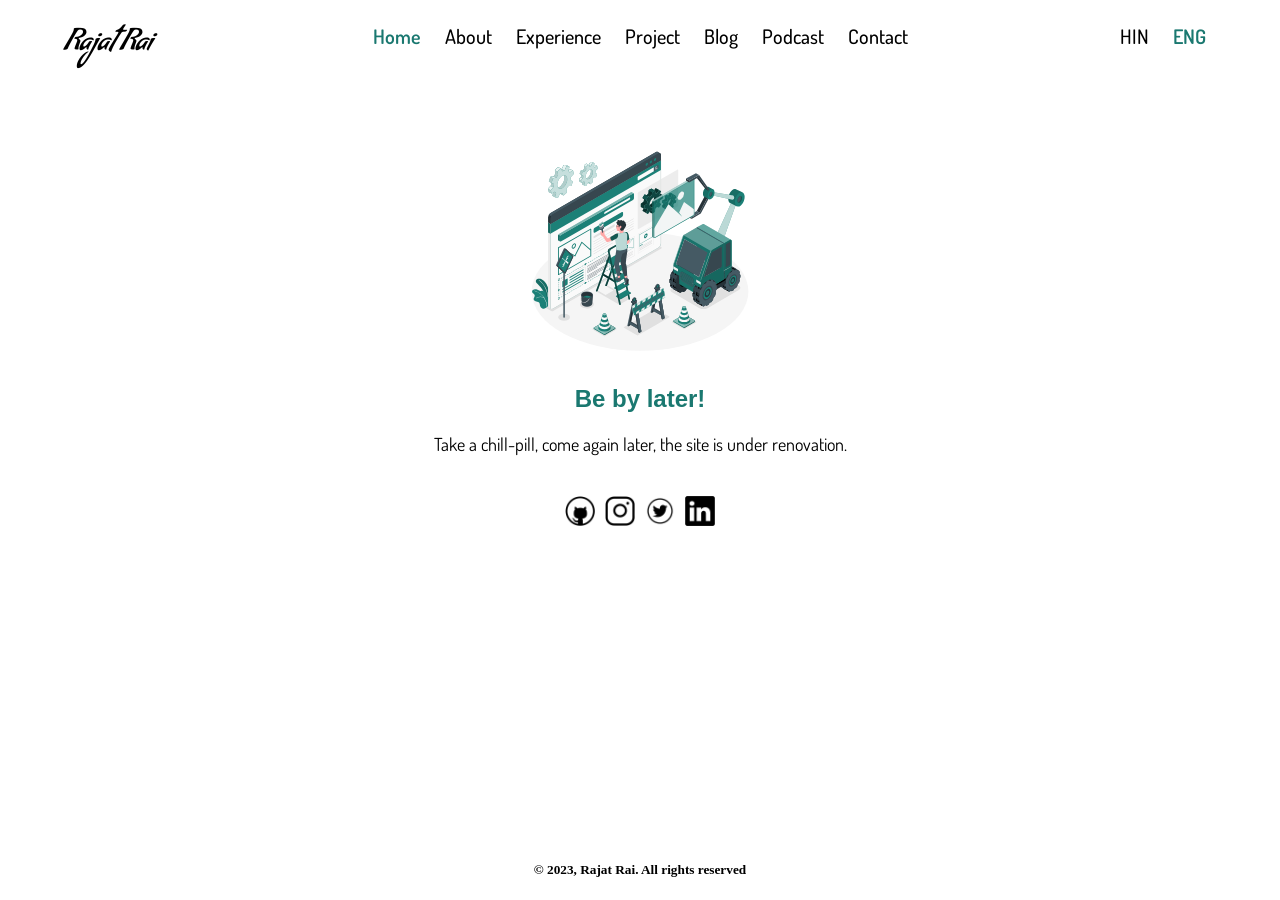
<file: index.html>
<!DOCTYPE html>
<html>
    <head>
        <meta charset="Utf8">
        <meta name="viewport" content="width=device-width, initial-scale=1.0">
        <link rel="icon" href="icons/favi.ico">
        <link rel="Stylesheet" href="index-style.css">
        <link rel="preconnect" href="https://fonts.gstatic.com">
        <link href="https://fonts.googleapis.com/css2?family=Condiment&display=swap" rel="stylesheet"> 
        <link href="https://fonts.googleapis.com/css2?family=Condiment&family=Dosis:wght@300;400&display=swap" rel="stylesheet"> 
        <link href="https://fonts.googleapis.com/css2?family=Roboto:wght@700&display=swap" rel="stylesheet"> 
   
        <title>
            Rajat Rai: Coming Soon &#x1f680;
        </title>
    </head>
    <body>
        <div class="main-contain">
            <div id="home" class="one">
                    <div class="header">
                        <div class="logo">
                            <a href="//">Rajat Rai</a>
                        </div>
                        <div class="head-lang">
                            <a href="//">Hin</a>
                            <a class="active" href="//">Eng</a>
                        </div>
                        <div class="head-mid">
                            <a class="active" href="#home">Home</a>
                            <a href="#about">About</a>
                            <a href="#experience">Experience</a>
                            <a href="#project">Project</a>
                            <a href="#blog">Blog</a>
                            <a href="#podcast">Podcast</a>
                            <a href="#contact">Contact</a>
                        </div>

                        <div class="menu">
                            <img src="icons/Menu-left-main.ico">
                            <div class="dropdown-content">
                                <a class="active" href="#home">Home</a>
                                <a href="//">Blog</a>
                                <a href="//">Podcast</a>
                                <a href="//">Contact</a>
                                <hr>
                                <a class="active" href="//">Eng</a>
                                <a href="//">Hin</a>
                                
                            </div>
                        </div>
                        
                    </div>
                    <br>
                    <br>
                    <div class="model-image">
                        <img src="images/Under construction.svg">
                    </div>
                    <div class="text">
                        <h2>Be by later!</h2>
                        <p>Take a chill-pill, come again later, the site is under renovation.</p>
                    </div>
                    <br>
                    <div class="sm-logo">
                        <a href="https://github.com/itsrajatrai" target="_blank"><img src="sm-logo/git.ico"></a>
                        <a href="https://www.instagram.com/its_rajatrai/" target="_blank"><img src="sm-logo/insta.ico"></a>
                        <a href="https://twitter.com/ItsRajatRai" target="_blank"><img src="sm-logo/twi.ico"></a>
                        <a href="https://www.linkedin.com/in/rajat-rai-2002/" target="_blank"><img src="sm-logo/link.ico"></a>
                    </div>
                    
                    <div class="xfooter">
                        <h5>&copy; 2023, Rajat Rai. All rights reserved</h5>
                    </div>
         </div>    

           
        </div>
          
    </body>
</html>
</file>
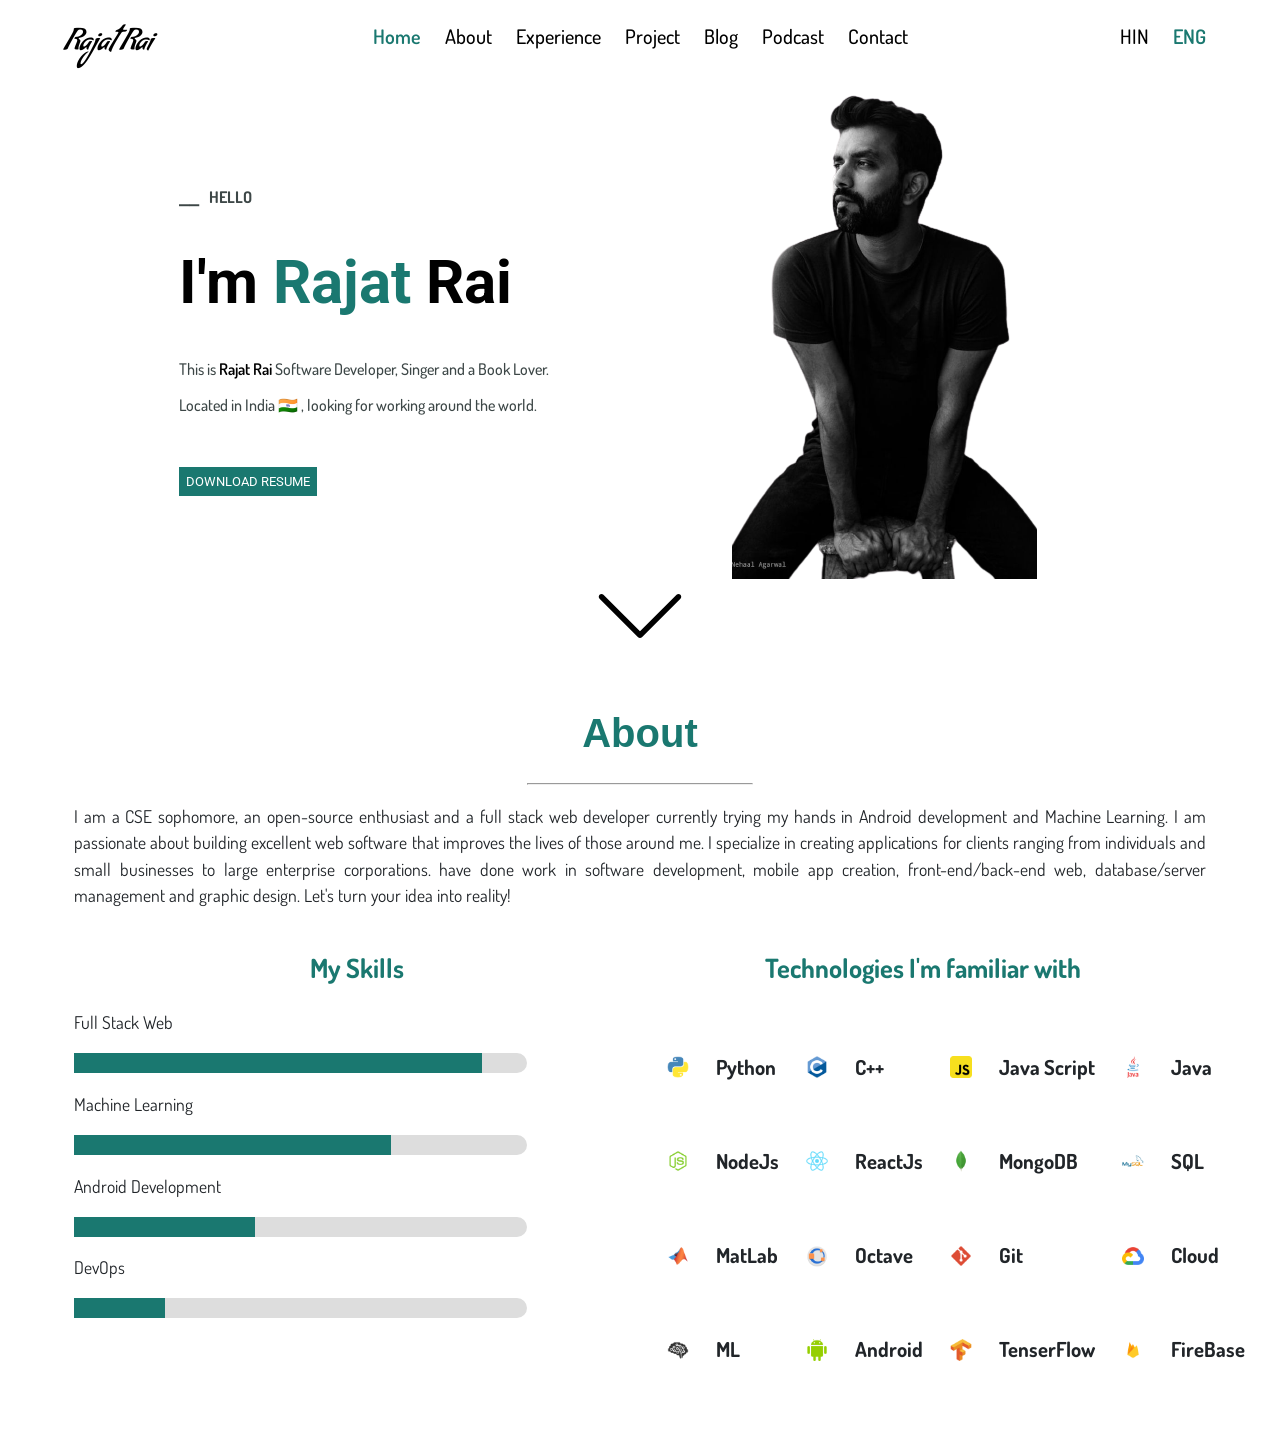
<file: Index.html>
<!DOCTYPE html>
<html>
    <head>
        <meta charset="Utf8">
        <meta name="viewport" content="width=device-width, initial-scale=1.0">
        <title>
            Rajat Rai
        </title>
        <link rel="Stylesheet" href="style.css">
        <link rel="preconnect" href="https://fonts.gstatic.com">
        <link href="https://fonts.googleapis.com/css2?family=Condiment&display=swap" rel="stylesheet"> 
        <link href="https://fonts.googleapis.com/css2?family=Condiment&family=Dosis:wght@300;400&display=swap" rel="stylesheet"> 
        <link href="https://fonts.googleapis.com/css2?family=Roboto:wght@700&display=swap" rel="stylesheet"> 
        <body>
            <div class="main-contain">
                    <div class="one">
                            <div class="header">
                                <div class="logo">
                                    <a href="//">Rajat Rai</a>
                                </div>
                                <div class="head-lang">
                                    <a href="//">Hin</a>
                                    <a class="active" href="//">Eng</a>
                                </div>
                                <div class="head-mid">
                                    <a class="active" href="//">Home</a>
                                    <a href="//">About</a>
                                    <a href="//">Experience</a>
                                    <a href="//">Project</a>
                                    <a href="//">Blog</a>
                                    <a href="//">Podcast</a>
                                    <a href="//">Contact</a>
                                </div>
                                
                            </div>
                            <div class="min-content">
                                <div class="min-intro">
                                    <div class="msg-1">
                                        <span>&#9135;&#9135;&emsp13;&emsp13;Hello</span>
                                    </div>
                                    <div class="msg-2">
                                        <h1>I'm <span style="color: #1a7870;">Rajat</span> Rai</h1>
                                    </div>
                                    <div class="msg-3">
                                        <p>This is <span style="color:black;font-weight: 600;">Rajat Rai </span> Software Developer, Singer and a Book Lover.</p>
                                        <p>Located in India 🇮🇳 , looking for working around the world.</p>
                                    </div>
                                    <br>
                                    <br>
                                    <div class="cv-button">
                                        <button>Download Resume</button>
                                    </div>
                                </div>
                                <div class="min-img">
                                    <img src="images/model-image.png">
                                </div>
                                <div class="min-down">
                                    <img class="vert-move" src="icons/down.svg">
                                </div>
                            </div>
                    </div>
                     <div class="two">
                        <div class="abt-title">
                            <h1>About</h1>
                            <hr class="abt-hr">
                            <div class=abt>
                                <p>I am a CSE sophomore, an open-source enthusiast and a full stack web developer currently trying my hands in Android development and Machine Learning. I am passionate about building excellent web software that improves the lives of those around me. I specialize in creating applications for clients ranging from individuals and small businesses to large enterprise corporations. have done work in software development, mobile app creation, front-end/back-end web, database/server management and graphic design. Let's turn your idea into reality!</p>
                            </div>
                        </div>
                        <div class="Skill-tech">
                            <div class="skill">
                                <h2>My Skills</h2>
                                <p>Full Stack Web</p>
                                <div class="container">
                                <div class="skills web"></div>
                                </div>

                                <p>Machine Learning</p>
                                <div class="container">
                                <div class="skills ml"></div>
                                </div>

                                <p>Android Development</p>
                                <div class="container">
                                <div class="skills ad"></div>
                                </div>

                                <p>DevOps</p>
                                <div class="container">
                                <div class="skills do"></div>
                                </div>
                            </div>
                            <div class="tech">
                                <h2>Technologies I'm familiar with</h2>
                                <table class="tech-table">
                                    <tr>
                                        <td><img src="Tech-logo/python.ico"></td>
                                        <td><h3>Python</h3></td>

                                        <td><img src="Tech-logo/cpp.ico"></td>
                                        <td><h3>C++</h3></td>

                                        <td><img src="Tech-logo/js.ico"></td>
                                        <td><h3>Java Script</h3></td>

                                        <td><img src="Tech-logo/java.ico"></td>
                                        <td><h3>Java</h3></td>
                                    </tr>
                                    
                                    <tr>
                                        <td><img src="Tech-logo/node.ico"></td>
                                        <td><h3>NodeJs</h3></td>

                                        <td><img src="Tech-logo/react.ico"></td>
                                        <td><h3>ReactJs</h3></td>

                                        <td><img src="Tech-logo/mongo.ico"></td>
                                        <td><h3>MongoDB</h3></td>

                                        <td><img src="Tech-logo/sql.ico"></td>
                                        <td><h3>SQL</h3></td>
                                    </tr>

                                    <tr>
                                        <td><img src="Tech-logo/mat.ico"></td>
                                        <td><h3>MatLab</h3></td>

                                        <td><img src="Tech-logo/oc.ico"></td>
                                        <td><h3>Octave</h3></td>

                                        <td><img src="Tech-logo/git.ico"></td>
                                        <td><h3>Git</h3></td>

                                        <td><img src="Tech-logo/cloud.ico"></td>
                                        <td><h3>Cloud</h3></td>
                                    </tr>

                                    <tr>
                                        <td><img src="Tech-logo/ml.ico"></td>
                                        <td><h3>ML</h3></td>

                                        <td><img src="Tech-logo/an.ico"></td>
                                        <td><h3>Android</h3></td>

                                        <td><img src="Tech-logo/tf.ico"></td>
                                        <td><h3>TenserFlow</h3></td>

                                        <td><img src="Tech-logo/fire.ico"></td>
                                        <td><h3>FireBase</h3></td>

                                    </tr>
                                    
                                    
                                </table>
                                
                            </div>
                        </div>
                    </div>
            </div>
            
        </body>
        


    </head>
</html>
</file>
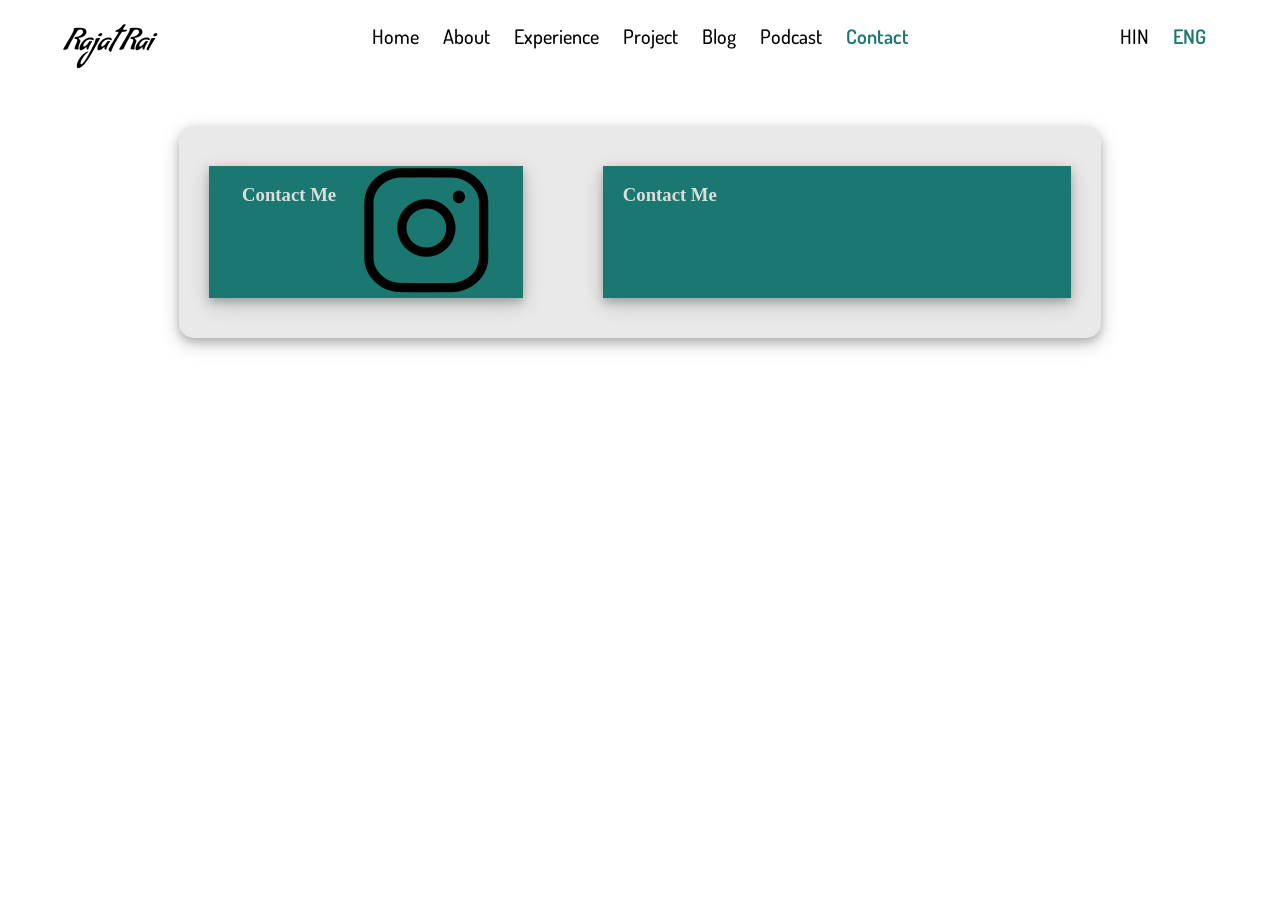
<file: contact.html>
<!DOCTYPE html>
<html>
    <head>
        <meta charset="Utf8">
        <meta name="viewport" content="width=device-width, initial-scale=1.0">
        <title>
            Rajat Rai
        </title>
        <link rel="Stylesheet" href="style.css">
        <link rel="preconnect" href="https://fonts.gstatic.com">
        <link href="https://fonts.googleapis.com/css2?family=Condiment&display=swap" rel="stylesheet"> 
        <link href="https://fonts.googleapis.com/css2?family=Condiment&family=Dosis:wght@300;400&display=swap" rel="stylesheet"> 
        <link href="https://fonts.googleapis.com/css2?family=Roboto:wght@700&display=swap" rel="stylesheet"> 
        <body>
            <div class="main-contain">
                    <div id="home" class="one">
                            <div class="header">
                                <div class="logo">
                                    <a href="//">Rajat Rai</a>
                                </div>
                                <div class="head-lang">
                                    <a href="//">Hin</a>
                                    <a class="active" href="//">Eng</a>
                                </div>
                                <div class="head-mid">
                                    <a href="#home">Home</a>
                                    <a href="#about">About</a>
                                    <a href="#experience">Experience</a>
                                    <a href="#project">Project</a>
                                    <a href="//">Blog</a>
                                    <a href="//">Podcast</a>
                                    <a class="active" href="//">Contact</a>
                                </div>
                                
                            </div>
                    </div>

                    <div class="cont">
                       <div class="cont-left">
                           <h3>Contact Me</h3>
                           <br>
                           <br>
                           <div class="media-items">
                               <img src="sm-logo/insta.ico">
                           </div>
                       </div>
                       <div class="cont-right">
                        <h3>Contact Me</h3>
                    </div>
                    </div>
                    

                   
            </div>
</file>
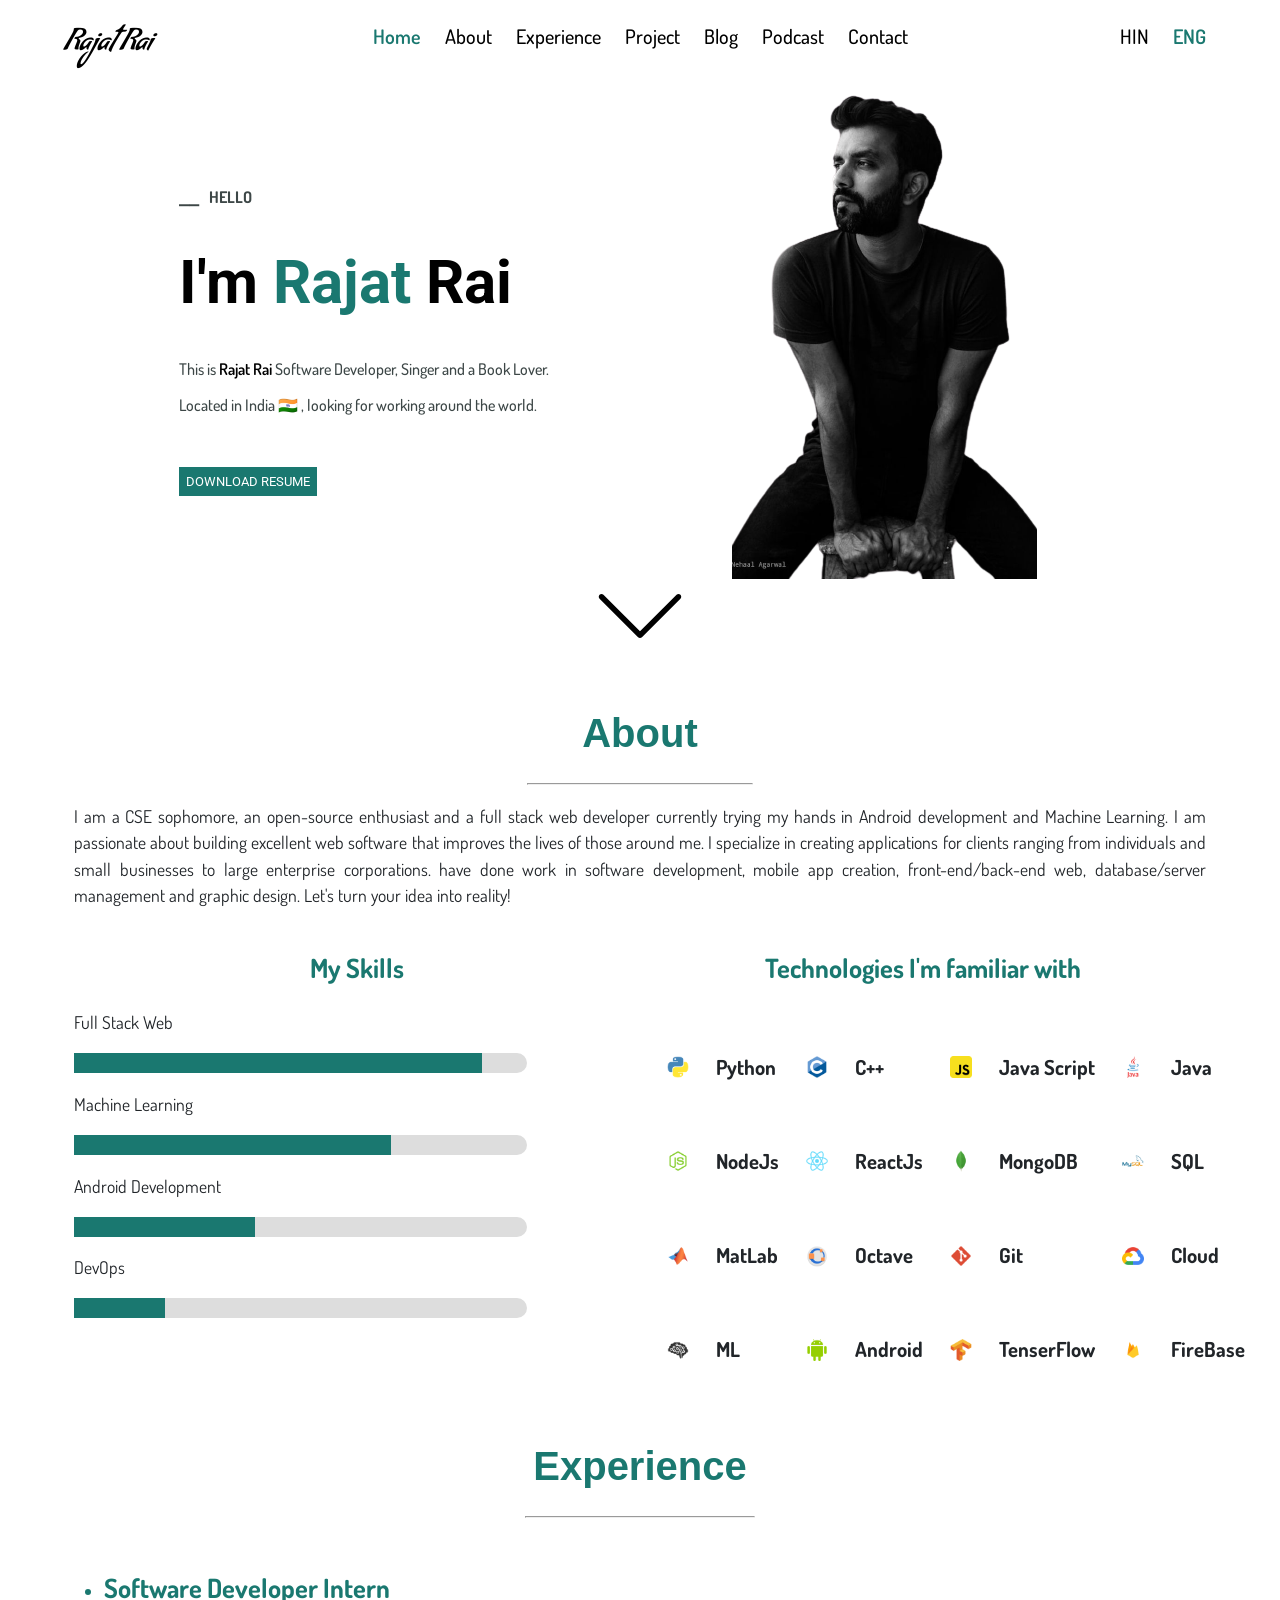
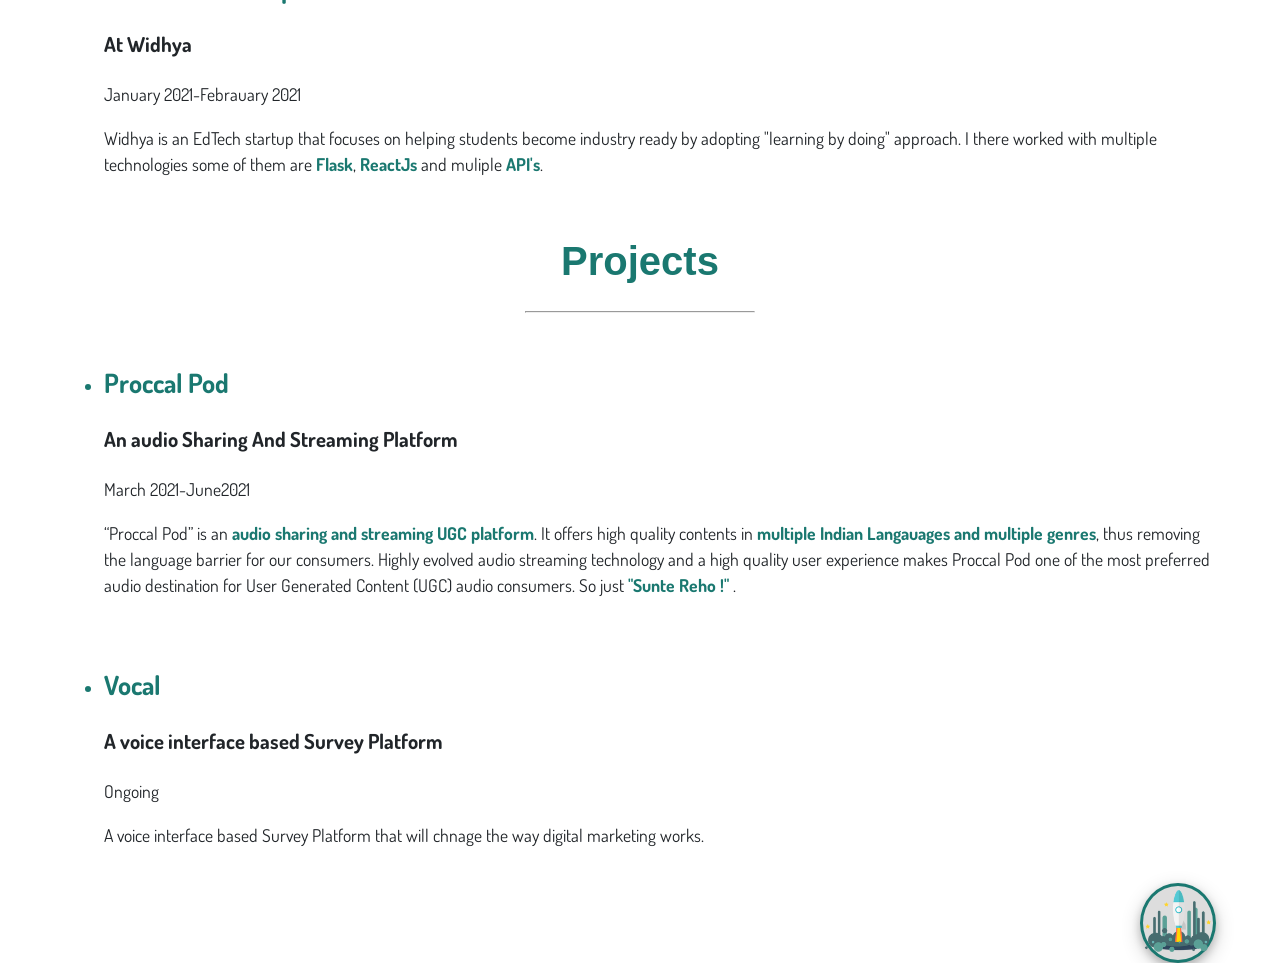
<file: main.html>
<!DOCTYPE html>
<html>
    <head>
        <meta charset="Utf8">
        <meta name="viewport" content="width=device-width, initial-scale=1.0">
        <title>
            Rajat Rai
        </title>
        <link rel="Stylesheet" href="style.css">
        <link rel="preconnect" href="https://fonts.gstatic.com">
        <link href="https://fonts.googleapis.com/css2?family=Condiment&display=swap" rel="stylesheet"> 
        <link href="https://fonts.googleapis.com/css2?family=Condiment&family=Dosis:wght@300;400&display=swap" rel="stylesheet"> 
        <link href="https://fonts.googleapis.com/css2?family=Roboto:wght@700&display=swap" rel="stylesheet"> 
        <body>
            <div class="main-contain">
                    <div id="home" class="one">
                            <div class="header">
                                <div class="logo">
                                    <a href="//">Rajat Rai</a>
                                </div>
                                <div class="head-lang">
                                    <a href="//">Hin</a>
                                    <a class="active" href="//">Eng</a>
                                </div>
                                <div class="head-mid">
                                    <a class="active" href="#home">Home</a>
                                    <a href="#about">About</a>
                                    <a href="#experience">Experience</a>
                                    <a href="#project">Project</a>
                                    <a href="//">Blog</a>
                                    <a href="//">Podcast</a>
                                    <a href="//">Contact</a>
                                </div>
                                
                            </div>
                            <div class="min-content">
                                <div class="min-intro">
                                    <div class="msg-1">
                                        <span>&#9135;&#9135;&emsp13;&emsp13;Hello</span>
                                    </div>
                                    <div class="msg-2">
                                        <h1>I'm <span style="color: #1a7870;">Rajat</span> Rai</h1>
                                    </div>
                                    <div class="msg-3">
                                        <p>This is <span style="color:black;font-weight: 600;">Rajat Rai </span> Software Developer, Singer and a Book Lover.</p>
                                        <p>Located in India 🇮🇳 , looking for working around the world.</p>
                                    </div>
                                    <br>
                                    <br>
                                    <div class="cv-button">
                                        <button>Download Resume</button>
                                    </div>
                                </div>
                                <div class="min-img">
                                    <img src="images/model-image.png">
                                </div>
                                <div class="min-down">
                                    <a href="#about"><img class="vert-move" src="icons/down.svg"></a>
                                </div>
                            </div>
                    </div>
                     <div id="about" class="two">
                        <div class="abt-title">
                            <h1>About</h1>
                            <hr class="abt-hr">
                            <div class=abt>
                                <p>I am a CSE sophomore, an open-source enthusiast and a full stack web developer currently trying my hands in Android development and Machine Learning. I am passionate about building excellent web software that improves the lives of those around me. I specialize in creating applications for clients ranging from individuals and small businesses to large enterprise corporations. have done work in software development, mobile app creation, front-end/back-end web, database/server management and graphic design. Let's turn your idea into reality!</p>
                            </div>
                        </div>
                        <div class="Skill-tech">
                            <div class="skill">
                                <h2>My Skills</h2>
                                <p>Full Stack Web</p>
                                <div class="container">
                                <div class="skills web"></div>
                                </div>

                                <p>Machine Learning</p>
                                <div class="container">
                                <div class="skills ml"></div>
                                </div>

                                <p>Android Development</p>
                                <div class="container">
                                <div class="skills ad"></div>
                                </div>

                                <p>DevOps</p>
                                <div class="container">
                                <div class="skills do"></div>
                                </div>
                            </div>
                            <div class="tech">
                                <h2>Technologies I'm familiar with</h2>
                                <table class="tech-table">
                                    <tr>
                                        <td><img src="Tech-logo/python.ico"></td>
                                        <td><h3>Python</h3></td>

                                        <td><img src="Tech-logo/cpp.ico"></td>
                                        <td><h3>C++</h3></td>

                                        <td><img src="Tech-logo/js.ico"></td>
                                        <td><h3>Java Script</h3></td>

                                        <td><img src="Tech-logo/java.ico"></td>
                                        <td><h3>Java</h3></td>
                                    </tr>
                                    
                                    <tr>
                                        <td><img src="Tech-logo/node.ico"></td>
                                        <td><h3>NodeJs</h3></td>

                                        <td><img src="Tech-logo/react.ico"></td>
                                        <td><h3>ReactJs</h3></td>

                                        <td><img src="Tech-logo/mongo.ico"></td>
                                        <td><h3>MongoDB</h3></td>

                                        <td><img src="Tech-logo/sql.ico"></td>
                                        <td><h3>SQL</h3></td>
                                    </tr>

                                    <tr>
                                        <td><img src="Tech-logo/mat.ico"></td>
                                        <td><h3>MatLab</h3></td>

                                        <td><img src="Tech-logo/oc.ico"></td>
                                        <td><h3>Octave</h3></td>

                                        <td><img src="Tech-logo/git.ico"></td>
                                        <td><h3>Git</h3></td>

                                        <td><img src="Tech-logo/cloud.ico"></td>
                                        <td><h3>Cloud</h3></td>
                                    </tr>

                                    <tr>
                                        <td><img src="Tech-logo/ml.ico"></td>
                                        <td><h3>ML</h3></td>

                                        <td><img src="Tech-logo/an.ico"></td>
                                        <td><h3>Android</h3></td>

                                        <td><img src="Tech-logo/tf.ico"></td>
                                        <td><h3>TenserFlow</h3></td>

                                        <td><img src="Tech-logo/fire.ico"></td>
                                        <td><h3>FireBase</h3></td>

                                    </tr>
                                    
                                    
                                </table>
                                
                            </div>
                        </div>
                    </div>

                    <div id="experience" class="exp">
                        <div class="abt-title">
                            <h1>Experience</h1>
                            <hr class="abt-hr">
                        </div>
                        <div class="exp-det">
                            <ul>
                                <li><h2>Software Developer Intern</h2></li>
                                <h3>At Widhya</h3>
                                <span>January 2021-Febrauary 2021</span>
                                <p>Widhya is an EdTech startup that focuses on helping students become industry ready by adopting "learning by doing" approach. I there worked with multiple technologies some of them are <b> Flask</b>,<b> ReactJs </b>and muliple <b>API's</b>.</p>
                            </ul>
                        </div>

                    </div>

                    <div id="project" class="pro">
                        <div class="abt-title">
                            <h1>Projects</h1>
                            <hr class="abt-hr">
                        </div>
                        <div class="exp-det">
                            <ul>
                                <li><h2>Proccal Pod</h2></li>
                                <h3>An audio Sharing And Streaming Platform</h3>
                                <span>March 2021-June2021</span>
                                <p>“Proccal Pod” is an <b>audio sharing and streaming UGC platform</b>. It offers high quality contents in <b>multiple Indian Langauages and multiple genres</b>, thus removing the language barrier for our consumers. Highly evolved audio streaming technology and a high quality user experience makes Proccal Pod one of the most preferred audio destination for User Generated Content (UGC) audio consumers. So just <b>"Sunte Reho !"</b> .</p>
                                <br>
                                <li><h2>Vocal</h2></li>
                                <h3>A voice interface based Survey Platform</h3>
                                <span>Ongoing</span>
                                <p>A voice interface based Survey Platform that will chnage the way digital marketing works.</p>
                            
                            
                            </ul>
                            
                        </div>

                    </div>

                    <div class="up">
                        <a href="#home"><img class="vert-move" src="icons/up.ico"></a>
                    </div>

                    
            </div>
            
        </body>
        


    </head>
</html>
</file>
<file: index-style.css>
* {
    box-sizing: border-box;
  }
 html {
    scroll-behavior: smooth;
  }
  
body{
    margin:0;
    top:0;
}


.main-contain{
    margin: auto;
    width:90%;
    height: 100%;
}
.one{
    display:inline-block;
    width:100%;
    
}

.header{
    width: 100%;
    margin-top:2%;
    display:flexbox;
}
.header a.active{
    color:/*#30D5C8*/ #1a7870;
    font-weight: 600;
}
.header a:active{
    color:/*#30D5C8*/ #1a7870;
    font-weight: 600;
}
.header a:hover{
    color:#3d4747;
    font-weight: 600;
}
.logo{
    float: left;
    width: max-content;
}

.logo a{
    font-family: 'Condiment', cursive;
    font-size: 30px;
    color: black;
    text-decoration: none;
}
/*Header for Comming Soon*/
.mid{
    top:10%;
    margin: auto;
    text-align: center;
    width: 100%;
    background-color: #212529;
    padding:10px;
}

.mid a{
        font-family: 'Condiment', cursive;
        font-size: 30px;
        color:#ddd;
        text-decoration: none;
        padding:10px;
}

.head-mid{
    margin: auto;
    text-align: center;
    width: max-content;
   
}
.head-mid a{
    font-family: 'Dosis', sans-serif;
    font-size: 20px;
    color: black;
    text-decoration: none;
    padding: 10px;
    font-weight: 500;
}

.head-lang{
    float:right;
    margin-top: 0%;
    width: max-content;
}

.head-lang a{
    font-family: 'Dosis', sans-serif;
    font-size: 20px;
    color: black;
    text-decoration: none;
    padding: 10px;
    font-weight: 500;
    text-transform: uppercase;
}
.sm-logo{
    margin: auto;
    color:#212529;
    width:60%;
    display: flex;
    justify-content: center;
    font-family:cursive;
    font-size: 20px;
}
.sm-logo img{
    width:40px;
    display: block;
    padding:5px;
    cursor: pointer;
} 
.model-image{
    margin-top: 50px;
}

.model-image img{
    display: block;
    margin:auto;
    width: 20%;
    
}

.text{
    margin:auto;
    text-align: center;
}

.text h2{
    font-family: -apple-system,BlinkMacSystemFont,Segoe UI,Helvetica,Arial,sans-serif,Apple Color Emoji,Segoe UI Emoji;
    text-align: center;
    color: #1a7870;
}

.text p{
    font-family: 'Dosis', sans-serif;
    font-size: 18px;
    color: black;
}

.xfooter{
    width: 90%;
    position:fixed;
    bottom: 0px;
    text-align: center;
}

.header .menu{
    visibility: hidden;
    float: right;
    
}
.menu img{
    display: block;
    width: 20px;
}


.dropdown-content {
    display: none;
    position: absolute;
    max-width: 150px;
    background-color: #f1f1f1;
    box-shadow: 0px 8px 16px 0px rgba(0,0,0,0.2);
    z-index: 1;
    margin-left: -80px;
  }
  
  /* Links inside the dropdown */
  .dropdown-content a {
    color: black;
    padding: 12px 16px;
    text-decoration: none;
    display: block;
  }
  
  /* Change color of dropdown links on hover */
  .dropdown-content a:hover {background-color: #ddd;}
  
  /* Show the dropdown menu on hover */
  .menu:hover .dropdown-content {display: block; }
  
  /* Change the background color of the dropdown button when the dropdown content is shown */
  .menu:hover .dropbtn {background-color: #3e8e41;}

/* Responsiveness of the site*/
@media screen and (max-width: 600px) {
    div.head-lang {
      display: none;
    }
    div.head-mid {
        display: none;
      }

    div.model-image img{
    display: block;
    margin:auto;
    width: 60%;
    
    }
    div.header .menu{
       visibility: visible;
    }
  }
</file>
<file: style.css>
* {
    box-sizing: border-box;
  }
 html {
    scroll-behavior: smooth;
  }
  
body{
    margin:0;
    top:0;
}


.main-contain{
    margin: auto;
    width:90%;
    height: 100%;
}
.one{
    display:inline-block;
    width:100%;
    
}

.header{
    width: 100%;
    margin-top:2%;
    display:flexbox;
}
.header a.active{
    color:/*#30D5C8*/ #1a7870;
    font-weight: 600;
}
.header a:active{
    color:/*#30D5C8*/ #1a7870;
    font-weight: 600;
}
.header a:hover{
    color:#3d4747;
    font-weight: 600;
}
.logo{
    float: left;
    width: max-content;
}

.logo a{
    font-family: 'Condiment', cursive;
    font-size: 30px;
    color: black;
    text-decoration: none;
}
/*Header for Comming Soon*/
.mid{
    top:10%;
    margin: auto;
    text-align: center;
    width: 100%;
    background-color: #212529;
    padding:10px;
}

.mid a{
        font-family: 'Condiment', cursive;
        font-size: 30px;
        color:#ddd;
        text-decoration: none;
        padding:10px;
}

.head-mid{
    margin: auto;
    text-align: center;
    width: max-content;
   
}
.head-mid a{
    font-family: 'Dosis', sans-serif;
    font-size: 20px;
    color: black;
    text-decoration: none;
    padding: 10px;
    font-weight: 500;
}

.head-lang{
    float:right;
    margin-top: 0%;
    width: max-content;
}

.head-lang a{
    font-family: 'Dosis', sans-serif;
    font-size: 20px;
    color: black;
    text-decoration: none;
    padding: 10px;
    font-weight: 500;
    text-transform: uppercase;
}

.min-content{
    margin-top: 10%;
    width:80%;
    margin:auto;   
    
}

.min-intro{
    float:left;
    margin-top: 15%;
    width: 60%;
}
.msg-1{
    font-family: 'Dosis', sans-serif;
    color: #3d4747;
    text-transform: uppercase;
    font-weight: 700;
}
.msg-2{
    font-family: 'Roboto', sans-serif;
    font-size: 30px;
}
.msg-3{
    font-family: 'Dosis', sans-serif;
    color: #3d4747;
    font-weight: 500;
}

.cv-button button{
    border:0ch;
    padding: 7px;
    background-color: #1a7870;
    color: #fff;
    font-family: 'Roboto', sans-serif;
    text-transform: uppercase;
}
.cv-button button:hover{
    cursor: pointer;
    background-color:#3d4747;
    color: #fff;
}

.min-img{
    margin-top: 5%;
    float:right;
    width: 40%;
}
.min-down{
    margin: auto;
    width: max-content;
}
.min-down img{
    margin-top: 65px;
    width:110px;
}
/* Image Up-down Movement*/
img.vert-move {
    -webkit-animation: mover 1s infinite  alternate;
    animation: mover 1s infinite  alternate;
}
img.vert-move {
    -webkit-animation: mover 1s infinite  alternate;
    animation: mover 1s infinite  alternate;
}
@-webkit-keyframes mover {
    0% { transform: translateY(0); }
    100% { transform: translateY(-10px); }
}
@keyframes mover {
    0% { transform: translateY(0); }
    100% { transform: translateY(-10px); }
}

.two{
    display:flexbox;
    width:100%;
    padding:10px;
    margin-block-end: 20px;
   
}
.abt-title{
    font-family: "Poppins", sans-serif;
    font-size: 20px;
    text-align: center;
    color: #1a7870;
}
.abt-hr{
    width:20%;
    color: #1a7870;
}
.abt{
    font-family: 'Dosis', sans-serif;
    font-size: 1.1rem;
    font-weight: 400;
    line-height: 1.5;
    color: #212529;
    text-align: justify;
}
.Skill-tech{
    width:100%;
    display: flex;
    font-family: 'Dosis', sans-serif;
    font-size: 1.1rem;
    font-weight: 400;
    line-height: 1.5;
    color: #212529;
}
.Skill-tech h2{
    text-align: center;
    color: #1a7870;
}

.skill{
    width:50%;
    float:left;
  

}


.container {
    width: 80%; /* Full width */
    background-color: #ddd; /* Grey background */
    border-radius: 12px;
  }
  
  .skills {
    text-align: right; /* Right-align text */
    padding-top: 10px; /* Add top padding */
    padding-bottom: 10px; /* Add bottom padding */
    color: white; /* White text color */
  }
  
  .web{width: 90%; background-color:#1a7870;} 
  .ml {width: 70%; background-color: #1a7870;} 
  .ad{width: 40%; background-color: #1a7870;} 
  .do {width: 20%; background-color: #1a7870;} 

  
.tech{
    width:50%;
    float: right;
}
.tech-table{
    padding: 10px;
}

.tech-table table{
display: flex;
width: 100%;
}
td{
    padding: 10px;
}
.tech-table img{
    display: block;
    width:32px;
    padding:5px;
}

.exp-det{
    width:100%;
    display: flex;
    font-family: 'Dosis', sans-serif;
    font-size: 1.1rem;
    font-weight: 400;
    line-height: 1.5;
    color: #212529;
}

.exp-det h2{
    color: #1a7870;
}

.exp-det b{
    color: #1a7870;
}

.exp-det li{
    color: #1a7870;
}



.up{
    z-index: 2;
    width: max-content;
    float:right;
    background-color: #ddd;
    border-radius: 100%;
    border: #1a7870;
    border-style:solid;
    box-shadow: 0 4px 8px 0 rgba(0, 0, 0, 0.2), 0 6px 20px 0 rgba(0, 0, 0, 0.19);
    position: sticky;

   
}
.up img{
width:70px;
}

/* CSS for the Comming Soon page*/

.co-main{
    margin: auto;
    margin-top: 5%;
    width:60%;
    display: flex;
    justify-content: center;
    border-radius: 15px;
}

.co-contain{
    margin: auto;
    margin-top: 10%;
    background-color:#212529;
    width:60%;
    display: flex;
    justify-content: center;
    border-radius: 15px;
    padding:10px;
    box-shadow: 0 4px 8px 0 rgba(0, 0, 0, 0.2), 0 6px 20px 0 rgba(0, 0, 0, 0.19);
}

.co-text{
    margin: auto;
    color:#212529;
    width:60%;
    display: flex;
    justify-content: center;
    font-family:cursive;
    font-size: 20px;
}
.sm-logo{
    margin: auto;
    color:#212529;
    width:60%;
    display: flex;
    justify-content: center;
    font-family:cursive;
    font-size: 20px;
}
.sm-logo img{
    width:40px;
    display: block;
    padding:5px;
    cursor: pointer;
}
.co-footer{
    bottom:0px;
    display: inline-flexbox;
    width:100%;
    justify-content: center;
    font-family:cursive;
    font-size: 20px;
    position:absolute;
    background-color: #1a7870;
    color:#ddd;
    box-shadow: 0 4px 8px 0 rgba(0, 0, 0, 0.2), 0 6px 20px 0 rgba(0, 0, 0, 0.19);
}
.co-msg{
    margin: auto;
    color:#ddd;
    width:max-content;
    display:flex;
    justify-content: center;
    font-family:cursive;
    font-size: 20px;
}

/* Styling for Contact Page*/

.cont{
 
    display: flex;
    align-self: stretch;
    margin: auto;
    margin-top: 5%;
    width:80%;
    padding-inline: 20px;
    background-color: rgb(233, 233, 233);
    border-radius: 15px;
    box-shadow: 0 4px 8px 0 rgba(0, 0, 0, 0.2), 0 6px 20px 0 rgba(0, 0, 0, 0.19);
    
}

.cont-left{
    margin: 40px;
    padding-inline: 20px;
    float: left;
    margin-left: 10px;
    color:#ddd;
    background-color: #1a7870;
    box-shadow: 0 4px 8px 0 rgba(0, 0, 0, 0.2), 0 6px 20px 0 rgba(0, 0, 0, 0.19);
    width:40%;
    display: flex;
    justify-content: space-evenly;

}

.cont-right{
    margin: 40px;
    padding-inline: 20px;
    float: right;
    margin-right: 10px;
    color:#ddd;
    background-color: #1a7870;
    box-shadow: 0 4px 8px 0 rgba(0, 0, 0, 0.2), 0 6px 20px 0 rgba(0, 0, 0, 0.19);
    width:60%;
    display: flex;

}
</file>
